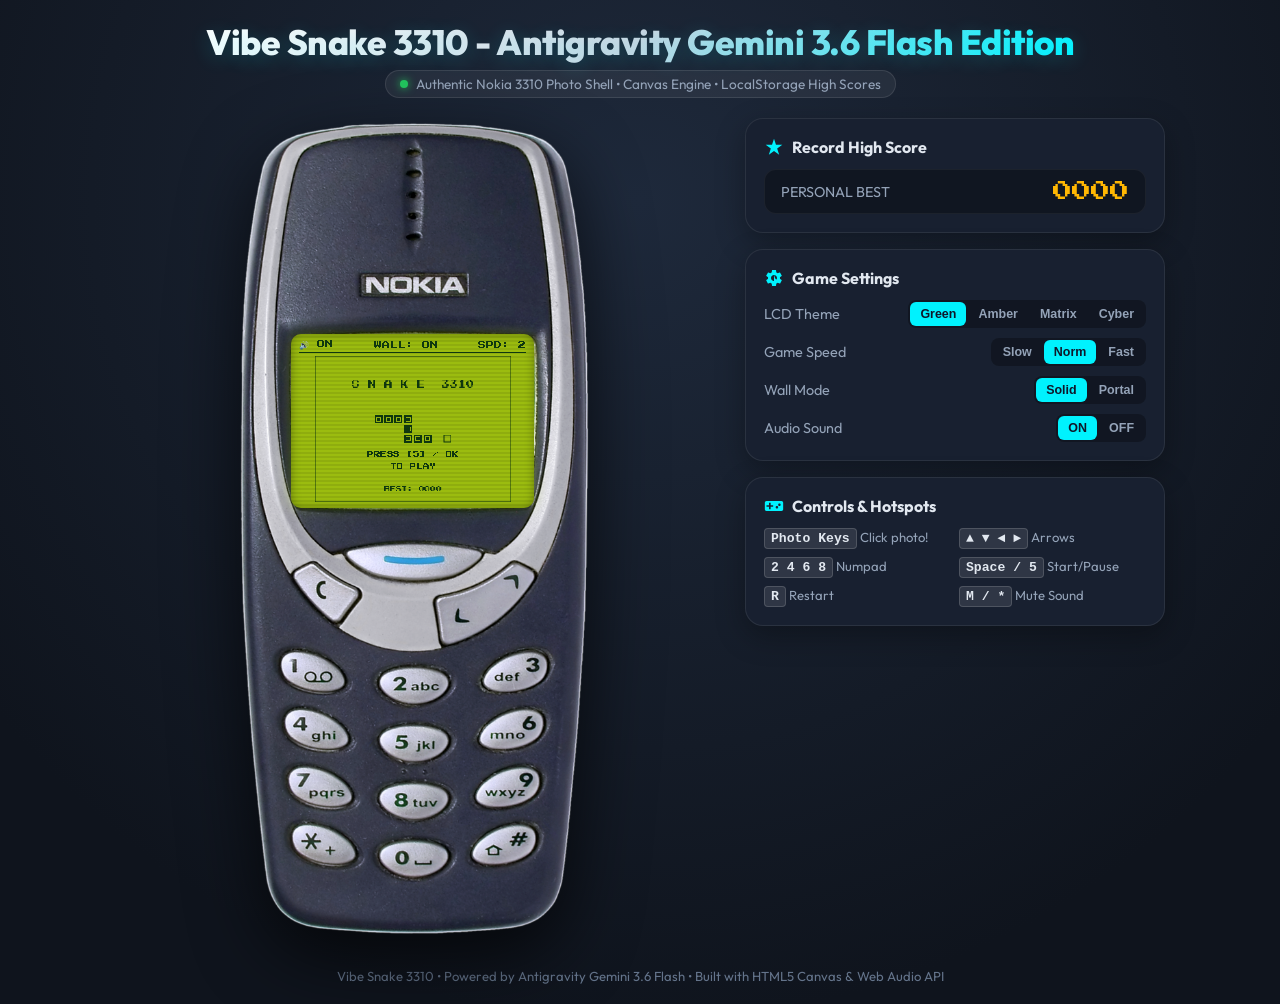
<file: vibe-snake-antigravity-gemini36-flash/index.html>
<!DOCTYPE html>
<html lang="en">
<head>
  <meta charset="UTF-8">
  <meta name="viewport" content="width=device-width, initial-scale=1.0">
  <meta name="description" content="Vibe Snake 3310 - Antigravity Gemini 3.6 Flash Edition. A classic Nokia 3310 Snake game built with pure vanilla JS and HTML5 Canvas inside a real Nokia 3310 photo screen.">
  <title>Vibe Snake 3310 - Antigravity Gemini 3.6 Flash Edition</title>
  
  <!-- Fonts: Press Start 2P for Nokia LCD headers, Outfit for page UI -->
  <link rel="preconnect" href="https://fonts.googleapis.com">
  <link rel="preconnect" href="https://fonts.gstatic.com" crossorigin>
  <link href="https://fonts.googleapis.com/css2?family=Outfit:wght@400;600;800&family=Press+Start+2P&display=swap" rel="stylesheet">

  <!-- External Stylesheet -->
  <link rel="stylesheet" href="style.css">
</head>
<body>

  <!-- Top Title Bar -->
  <header>
    <h1 class="app-title">Vibe Snake 3310 - Antigravity Gemini 3.6 Flash Edition</h1>
    <div class="badge-sub">
      <span class="dot"></span>
      <span>Authentic Nokia 3310 Photo Shell &bull; Canvas Engine &bull; LocalStorage High Scores</span>
    </div>
  </header>

  <!-- Main Application Wrapper -->
  <main class="game-wrapper">

    <!-- Nokia 3310 Real Photo Container -->
    <div class="nokia-phone-container" id="phoneContainer">
      
      <!-- Real High-Res Nokia 3310 Image -->
      <img src="Nokia_3310.png" alt="Nokia 3310 Phone" class="nokia-photo">

      <!-- LCD Display Overlay (Placed exactly over the green screen area) -->
      <div class="lcd-screen-overlay" id="lcdScreen">
        
        <!-- Top LCD Status Line -->
        <div class="lcd-status-bar">
          <span id="lcdSoundState">🔊 ON</span>
          <span id="lcdModeState">WALL: ON</span>
          <span id="lcdSpeedState">SPD: 2</span>
        </div>

        <!-- HTML5 Game Canvas (20x15 grid of 12px cells = 240x180 px internal) -->
        <canvas id="gameCanvas" width="240" height="180"></canvas>
      </div>

      <!-- Interactive Key Hotspots over Real Phone Buttons -->
      <div class="key-hotspot hotspot-navi" title="Navi / OK Button (Space / Enter)" onclick="handleNaviKey()"></div>
      <div class="key-hotspot hotspot-left-soft" title="Menu / Pause (C key)" onclick="handleSoftLeft()"></div>
      <div class="key-hotspot hotspot-right-soft" title="Navigate / Back" onclick="handleSoftRight()"></div>

      <!-- Numpad Hotspots -->
      <div class="key-hotspot hotspot-k1" title="Key 1" onclick="triggerKey('1')"></div>
      <div class="key-hotspot hotspot-k2" title="Key 2 (Up)" onclick="triggerKey('ArrowUp')"></div>
      <div class="key-hotspot hotspot-k3" title="Key 3" onclick="triggerKey('3')"></div>

      <div class="key-hotspot hotspot-k4" title="Key 4 (Left)" onclick="triggerKey('ArrowLeft')"></div>
      <div class="key-hotspot hotspot-k5" title="Key 5 (OK)" onclick="triggerKey('Enter')"></div>
      <div class="key-hotspot hotspot-k6" title="Key 6 (Right)" onclick="triggerKey('ArrowRight')"></div>

      <div class="key-hotspot hotspot-k7" title="Key 7" onclick="triggerKey('7')"></div>
      <div class="key-hotspot hotspot-k8" title="Key 8 (Down)" onclick="triggerKey('ArrowDown')"></div>
      <div class="key-hotspot hotspot-k9" title="Key 9" onclick="triggerKey('9')"></div>

      <div class="key-hotspot hotspot-kstar" title="* Key (Mute Sound)" onclick="toggleMute()"></div>
      <div class="key-hotspot hotspot-k0" title="0 Key (Space)" onclick="triggerKey('0')"></div>
      <div class="key-hotspot hotspot-khash" title="# Key (Reset High Score)" onclick="resetHighScore()"></div>

    </div>

    <!-- Side Dashboard Panel for Customization & Controls -->
    <div class="side-panel">
      
      <!-- High Score Card -->
      <div class="card">
        <div class="card-title">
          <svg width="20" height="20" viewBox="0 0 24 24"><path d="M12 2l2.4 7.4h7.6l-6.2 4.5 2.4 7.4-6.2-4.5-6.2 4.5 2.4-7.4-6.2-4.5h7.6z"/></svg>
          Record High Score
        </div>
        <div class="score-box">
          <span style="color:#94a3b8; font-size: 0.9rem;">PERSONAL BEST</span>
          <span class="score-val" id="highScoreDisplay">0000</span>
        </div>
      </div>

      <!-- Settings & Customization Card -->
      <div class="card">
        <div class="card-title">
          <svg width="20" height="20" viewBox="0 0 24 24"><path d="M19.14 12.94c.04-.3.06-.61.06-.94 0-.32-.02-.64-.07-.94l2.03-1.58c.18-.14.23-.41.12-.61l-1.92-3.32c-.12-.22-.37-.29-.59-.22l-2.39.96c-.5-.38-1.03-.7-1.62-.94l-.36-2.54c-.04-.24-.24-.41-.48-.41h-3.84c-.24 0-.43.17-.47.41l-.36 2.54c-.59.24-1.13.57-1.62.94l-2.39-.96c-.22-.08-.47 0-.59.22l-1.92 3.32c-.12.21-.07.47.12.61l2.03 1.58c-.05.3-.07.62-.07.94s.02.64.07.94l-2.03 1.58c-.18.14-.23.41-.12.61l1.92 3.32c.12.22.37.29.59.22l2.39-.96c.5.38 1.03.7 1.62.94l.36 2.54c.05.24.24.41.48.41h3.84c.24 0 .44-.17.47-.41l.36-2.54c.59-.24 1.13-.56 1.62-.94l2.39.96c.22.08.47 0 .59-.22l1.92-3.32c.12-.22.07-.47-.12-.61l-2.01-1.58zM12 15.6c-1.98 0-3.6-1.62-3.6-3.6s1.62-3.6 3.6-3.6 3.6 1.62 3.6 3.6-1.62 3.6-3.6-3.6z"/></svg>
          Game Settings
        </div>
        <div class="setting-group">
          
          <div class="setting-row">
            <span>LCD Theme</span>
            <div class="btn-toggle-group">
              <button class="btn-toggle active" onclick="setLCDTheme('green', this)">Green</button>
              <button class="btn-toggle" onclick="setLCDTheme('amber', this)">Amber</button>
              <button class="btn-toggle" onclick="setLCDTheme('matrix', this)">Matrix</button>
              <button class="btn-toggle" onclick="setLCDTheme('cyber', this)">Cyber</button>
            </div>
          </div>

          <div class="setting-row">
            <span>Game Speed</span>
            <div class="btn-toggle-group">
              <button class="btn-toggle" onclick="setSpeed(1, this)">Slow</button>
              <button class="btn-toggle active" onclick="setSpeed(2, this)">Norm</button>
              <button class="btn-toggle" onclick="setSpeed(3, this)">Fast</button>
            </div>
          </div>

          <div class="setting-row">
            <span>Wall Mode</span>
            <div class="btn-toggle-group">
              <button class="btn-toggle active" onclick="setWallMode(true, this)">Solid</button>
              <button class="btn-toggle" onclick="setWallMode(false, this)">Portal</button>
            </div>
          </div>

          <div class="setting-row">
            <span>Audio Sound</span>
            <div class="btn-toggle-group">
              <button class="btn-toggle active" id="btnAudioOn" onclick="setAudioMute(false)">ON</button>
              <button class="btn-toggle" id="btnAudioOff" onclick="setAudioMute(true)">OFF</button>
            </div>
          </div>

        </div>
      </div>

      <!-- Controls Guide Card -->
      <div class="card">
        <div class="card-title">
          <svg width="20" height="20" viewBox="0 0 24 24"><path d="M21 6H3c-1.1 0-2 .9-2 2v8c0 1.1.9 2 2 2h18c1.1 0 2-.9 2-2V8c0-1.1-.9-2-2-2zm-10 7H8v3H6v-3H3v-2h3V8h2v3h3v2zm4.5 2c-.83 0-1.5-.67-1.5-1.5s.67-1.5 1.5-1.5 1.5.67 1.5 1.5-.67 1.5-1.5 1.5zm3-3c-.83 0-1.5-.67-1.5-1.5s.67-1.5 1.5-1.5 1.5.67 1.5 1.5-.67 1.5-1.5 1.5z"/></svg>
          Controls &amp; Hotspots
        </div>
        <div class="controls-list">
          <div><span class="key-badge">Photo Keys</span> Click photo!</div>
          <div><span class="key-badge">▲ ▼ ◄ ►</span> Arrows</div>
          <div><span class="key-badge">2 4 6 8</span> Numpad</div>
          <div><span class="key-badge">Space / 5</span> Start/Pause</div>
          <div><span class="key-badge">R</span> Restart</div>
          <div><span class="key-badge">M / *</span> Mute Sound</div>
        </div>
      </div>

    </div>

  </main>

  <footer>
    <p>Vibe Snake 3310 &bull; Powered by Antigravity Gemini 3.6 Flash &bull; Built with HTML5 Canvas &amp; Web Audio API</p>
  </footer>

  <!-- Game Logic Script -->
  <script src="game.js"></script>
</body>
</html>
</file>
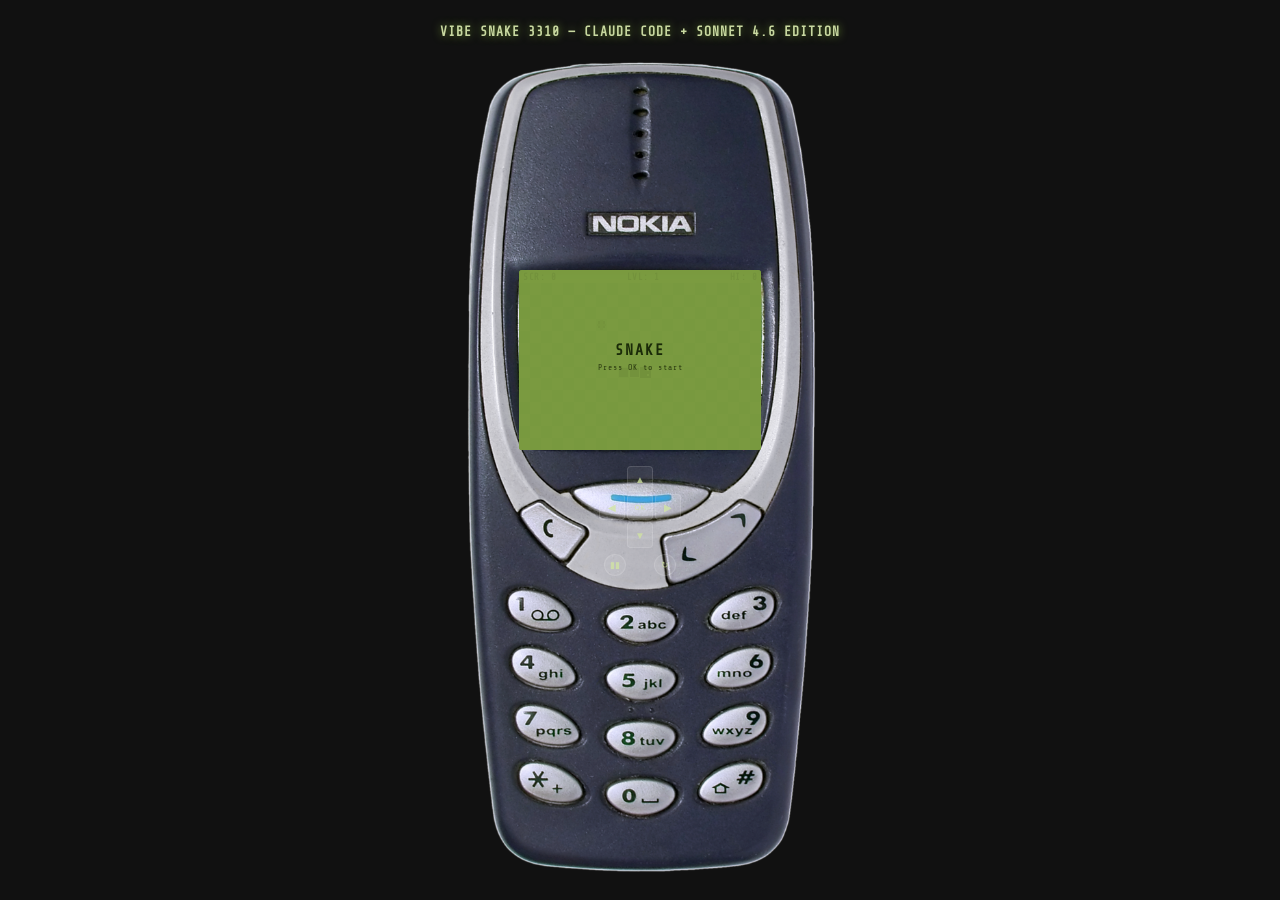
<file: vibe-snake-claude-code-sonnet46/index.html>
<!DOCTYPE html>
<html lang="en">
<head>
<meta charset="UTF-8">
<meta name="viewport" content="width=device-width, initial-scale=1.0">
<title>Vibe Snake 3310 - Claude Code + Sonnet 4.6 Edition</title>
<link rel="stylesheet" href="style.css">
</head>
<body>

<h1>Vibe Snake 3310 &mdash; Claude Code + Sonnet 4.6 Edition</h1>

<div class="phone">
  <!-- Real Nokia 3310 photo as the phone shell -->
  <img src="Nokia_3310.png" class="phone-img" alt="Nokia 3310">

  <!-- Game screen — absolutely positioned over the LCD area in the photo -->
  <div class="screen-area">
    <div class="hud">
      <span id="score-display">SCR: 0</span>
      <span id="speed-display">LVL: 1</span>
      <span id="hi-display">HI: 0</span>
    </div>
    <canvas id="game" width="220" height="140"></canvas>

    <div class="overlay" id="overlay">
      <div class="overlay-title" id="overlay-title">SNAKE</div>
      <div class="overlay-sub"   id="overlay-sub">Press OK to start</div>
      <div class="overlay-score" id="overlay-score"></div>
    </div>
  </div>

  <!-- D-pad — absolutely positioned over the Nokia navigation button -->
  <div class="dpad-overlay">
    <div class="dpad">
      <div class="dpad-empty"></div>
      <button class="dpad-btn" id="btn-up"    aria-label="Up">&#9650;</button>
      <div class="dpad-empty"></div>
      <button class="dpad-btn" id="btn-left"  aria-label="Left">&#9664;</button>
      <button class="dpad-btn center" id="btn-ok">OK</button>
      <button class="dpad-btn" id="btn-right" aria-label="Right">&#9654;</button>
      <div class="dpad-empty"></div>
      <button class="dpad-btn" id="btn-down"  aria-label="Down">&#9660;</button>
      <div class="dpad-empty"></div>
    </div>
    <div class="action-btns">
      <button class="action-btn" id="btn-pause" title="Pause">&#9646;&#9646;</button>
      <button class="action-btn" id="btn-reset" title="Reset">&#8635;</button>
    </div>
  </div>
</div>

<script src="game.js"></script>
</body>
</html>
</file>
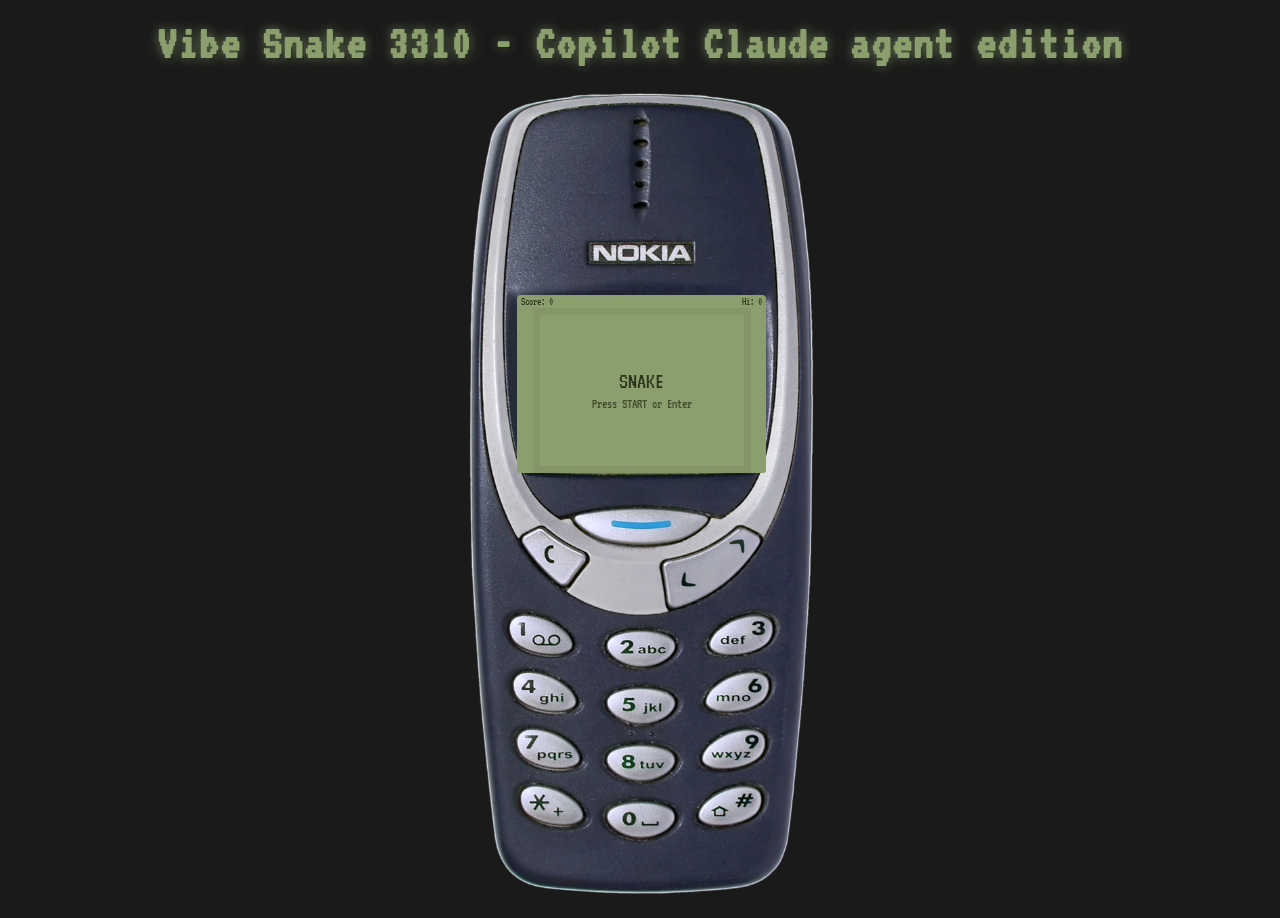
<file: vibe-snake-copilot-claude-agent/index.html>
<!DOCTYPE html>
<html lang="en">
<head>
    <meta charset="UTF-8">
    <meta name="viewport" content="width=device-width, initial-scale=1.0">
    <title>Snake - Nokia 3310</title>
    <style>
        @import url('https://fonts.googleapis.com/css2?family=VT323&display=swap');

        * {
            margin: 0;
            padding: 0;
            box-sizing: border-box;
        }

        body {
            background: #1a1a1a;
            display: flex;
            flex-direction: column;
            justify-content: center;
            align-items: center;
            min-height: 100vh;
            font-family: 'VT323', monospace;
            user-select: none;
            overflow: hidden;
            gap: 20px;
            padding: 20px 0;
        }

        .page-title {
            font-size: clamp(24px, 4vw, 48px);
            color: #8b9f6e;
            text-align: center;
            text-shadow:
                0 0 10px rgba(139, 159, 110, 0.5),
                0 0 20px rgba(139, 159, 110, 0.3),
                2px 2px 0 rgba(0, 0, 0, 0.3);
            letter-spacing: 2px;
            animation: glow 2s ease-in-out infinite alternate;
        }

        @keyframes glow {
            from {
                text-shadow:
                    0 0 10px rgba(139, 159, 110, 0.5),
                    0 0 20px rgba(139, 159, 110, 0.3),
                    2px 2px 0 rgba(0, 0, 0, 0.3);
            }
            to {
                text-shadow:
                    0 0 20px rgba(139, 159, 110, 0.8),
                    0 0 30px rgba(139, 159, 110, 0.5),
                    0 0 40px rgba(139, 159, 110, 0.3),
                    2px 2px 0 rgba(0, 0, 0, 0.3);
            }
        }

        .phone {
            position: relative;
        }

        .phone-bg {
            display: block;
            height: 90vh;
            max-height: 850px;
            width: auto;
        }

        /* Game screen positioned over the Nokia LCD */
        .screen-area {
            position: absolute;
            top: 25.5%;
            left: 15.5%;
            width: 70%;
            height: 22%;
            overflow: hidden;
            display: flex;
            flex-direction: column;
        }

        .screen {
            width: 100%;
            height: 100%;
            background: #8b9f6e;
            display: flex;
            flex-direction: column;
            border-radius: 4px;
        }

        .screen-header {
            display: flex;
            justify-content: space-between;
            align-items: center;
            padding: 1px 4px;
            font-size: clamp(8px, 1.2vh, 14px);
            color: #2d3319;
            flex-shrink: 0;
        }

        .canvas-wrapper {
            position: relative;
            flex: 1;
            display: flex;
            align-items: center;
            justify-content: center;
            overflow: hidden;
            background: #8b9f6e;
            border-radius: 4px;
        }

        canvas {
            display: block;
            max-width: 100%;
            max-height: 100%;
            background: #8b9f6e;
            image-rendering: pixelated;
        }

        /* Transparent touch controls over the phone's d-pad */
        .touch-dpad {
            position: absolute;
            top: 45%;
            left: 24%;
            width: 52%;
            height: 15%;
        }

        .touch-btn {
            position: absolute;
            cursor: pointer;
            opacity: 0;
            z-index: 20;
        }

        .touch-up    { top: 0;   left: 25%; width: 50%; height: 33%; }
        .touch-down  { bottom: 0; left: 25%; width: 50%; height: 33%; }
        .touch-left  { top: 20%; left: 0;   width: 30%; height: 60%; }
        .touch-right { top: 20%; right: 0;  width: 30%; height: 60%; }

        /* Soft key touch areas */
        .touch-softkey {
            position: absolute;
            cursor: pointer;
            opacity: 0;
            z-index: 20;
        }

        .touch-start-key {
            top: 41.5%;
            left: 18%;
            width: 22%;
            height: 4%;
        }

        .touch-pause-key {
            top: 41.5%;
            right: 18%;
            width: 22%;
            height: 4%;
        }

        /* Overlays */
        .overlay {
            position: absolute;
            top: 0;
            left: 0;
            width: 100%;
            height: 100%;
            display: flex;
            flex-direction: column;
            align-items: center;
            justify-content: center;
            background: rgba(139, 159, 110, 0.92);
            z-index: 10;
        }

        .overlay-title {
            font-size: clamp(14px, 2.5vh, 28px);
            color: #2d3319;
            margin-bottom: 4px;
        }

        .overlay-sub {
            font-size: clamp(10px, 1.5vh, 16px);
            color: #3d4a2a;
        }

        .overlay-score {
            font-size: clamp(12px, 2vh, 20px);
            color: #2d3319;
            margin-bottom: 2px;
        }

        .hidden { display: none; }
    </style>
</head>
<body>

<h1 class="page-title">Vibe Snake 3310 - Copilot Claude agent edition</h1>

<div class="phone">
    <img src="Nokia_3310.png" class="phone-bg" alt="Nokia 3310" />

    <div class="screen-area">
        <div class="screen">
            <div class="screen-header">
                <span>Score: <span id="score">0</span></span>
                <span>Hi: <span id="hiscore">0</span></span>
            </div>
            <div class="canvas-wrapper">
                <canvas id="game" width="264" height="200"></canvas>
                <div id="start-overlay" class="overlay">
                    <div class="overlay-title">SNAKE</div>
                    <div class="overlay-sub">Press START or Enter</div>
                </div>
                <div id="gameover-overlay" class="overlay hidden">
                    <div class="overlay-title">GAME OVER</div>
                    <div class="overlay-score" id="final-score"></div>
                    <div class="overlay-sub">Press START or Enter</div>
                </div>
                <div id="pause-overlay" class="overlay hidden">
                    <div class="overlay-title">PAUSED</div>
                    <div class="overlay-sub">Press PAUSE to resume</div>
                </div>
            </div>
        </div>
    </div>

    <!-- Transparent touch controls over the phone's d-pad -->
    <div class="touch-dpad">
        <div class="touch-btn touch-up" id="btn-up"></div>
        <div class="touch-btn touch-down" id="btn-down"></div>
        <div class="touch-btn touch-left" id="btn-left"></div>
        <div class="touch-btn touch-right" id="btn-right"></div>
    </div>

    <!-- Soft key overlays for start/pause -->
    <div class="touch-softkey touch-start-key" id="btn-start"></div>
    <div class="touch-softkey touch-pause-key" id="btn-pause"></div>
</div>

<script src="game.js"></script>

</body>
</html>
</file>
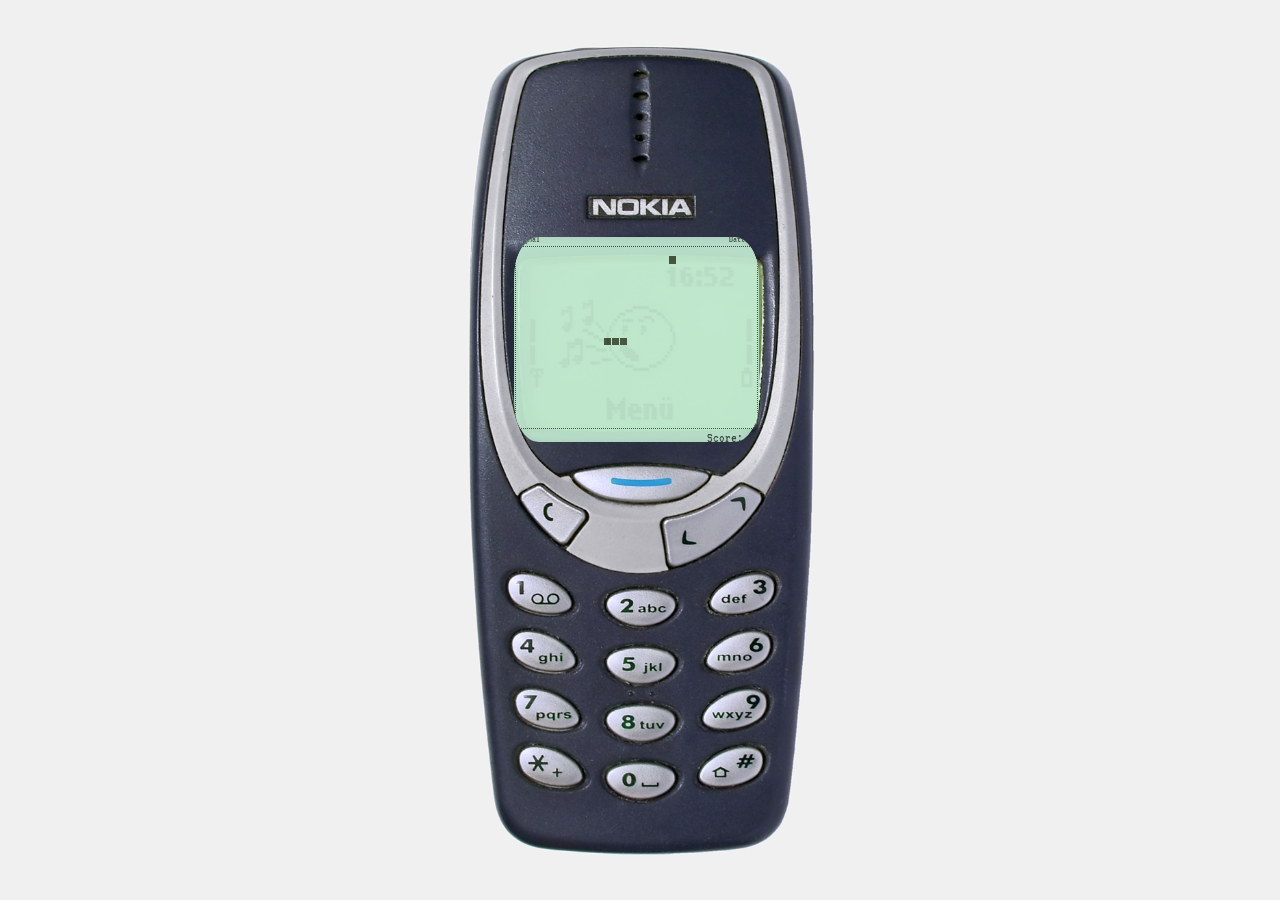
<file: vibe-snake-cursor-gemini3_pro/index.html>
<!DOCTYPE html>
<html lang="fr">
<head>
    <meta charset="UTF-8">
    <meta name="viewport" content="width=device-width, initial-scale=1.0">
    <title>Snake Nokia 3310</title>
    <link rel="stylesheet" href="style.css">
</head>
<body>
    <div class="phone-container">
        <img src="Nokia_3310.png" alt="Nokia 3310" class="phone-bg">
        
        <!-- Screen Area -->
        <div class="screen-area">
            <div class="header-bar">
                <span>Signal</span>
                <span>Battery</span>
            </div>
            <canvas id="game-board" width="240" height="160"></canvas>
            <div class="score-display">Score: <span id="score">0</span></div>
        </div>

        <!-- Invisible Control Buttons Overlay -->
        <div class="controls-overlay">
            <button class="btn-action" id="btn-action" aria-label="Menu"></button>
            
            <div class="d-pad-overlay">
                <button class="btn-arrow up" id="btn-up" aria-label="Up"></button>
                <div class="d-pad-middle">
                    <button class="btn-arrow left" id="btn-left" aria-label="Left"></button>
                    <button class="btn-arrow right" id="btn-right" aria-label="Right"></button>
                </div>
                <button class="btn-arrow down" id="btn-down" aria-label="Down"></button>
            </div>
        </div>
    </div>
    <script src="script.js"></script>
</body>
</html>
</file>
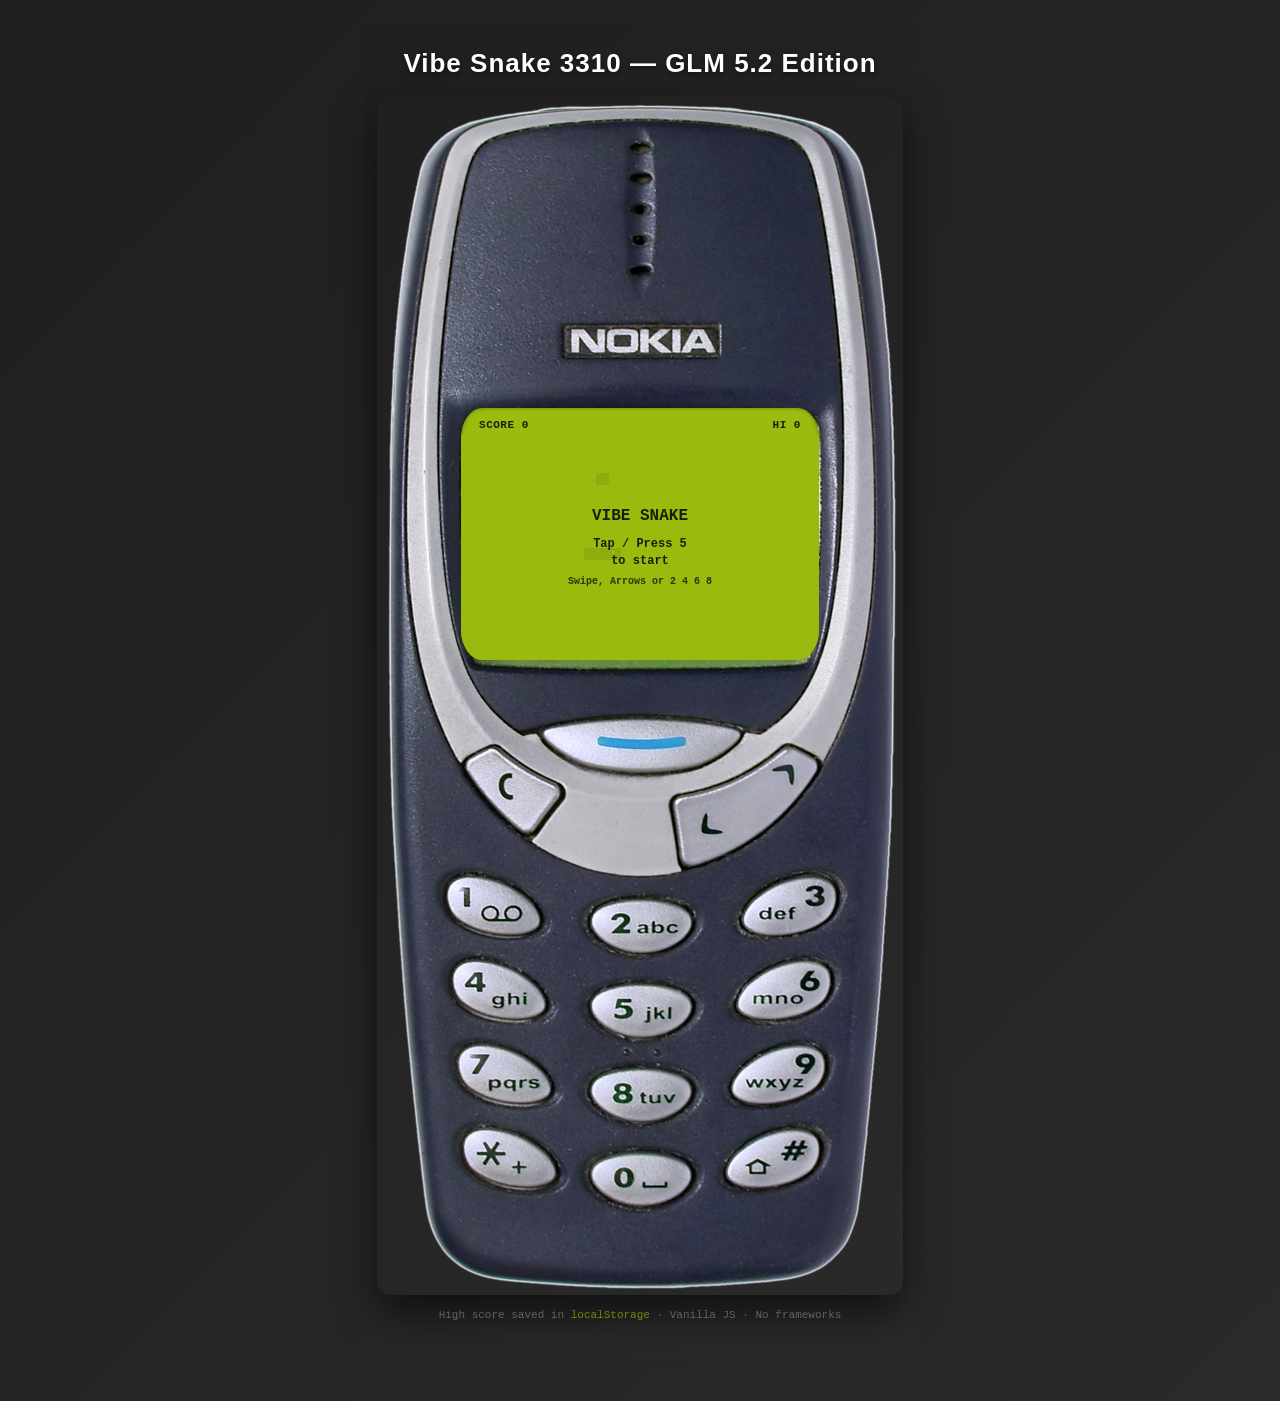
<file: vibe-snake-cursor-glm52/index.html>
<!DOCTYPE html>
<html lang="en">
<head>
<meta charset="UTF-8" />
<meta name="viewport" content="width=device-width, initial-scale=1.0" />
<title>Vibe Snake 3310 - GLM 5.2 Edition</title>
<link rel="stylesheet" href="style.css" />
</head>
<body>
  <h1>Vibe Snake 3310 — GLM 5.2 Edition</h1>

  <div class="phone-frame">
    <div class="screen-area">
      <div class="hud">
        <span id="score">SCORE 0</span>
        <span id="high">HI 0</span>
      </div>
      <div class="canvas-wrap">
        <canvas id="game" width="168" height="144"></canvas>
        <div class="overlay" id="overlay">
          <div class="big">VIBE SNAKE</div>
          <div>Tap / Press 5<br>to start</div>
          <div class="small">Swipe, Arrows or 2 4 6 8</div>
        </div>
      </div>
    </div>
  </div>

  <div class="footer">
    High score saved in <span>localStorage</span> · Vanilla JS · No frameworks
  </div>

<script src="game.js"></script>
</body>
</html>
</file>
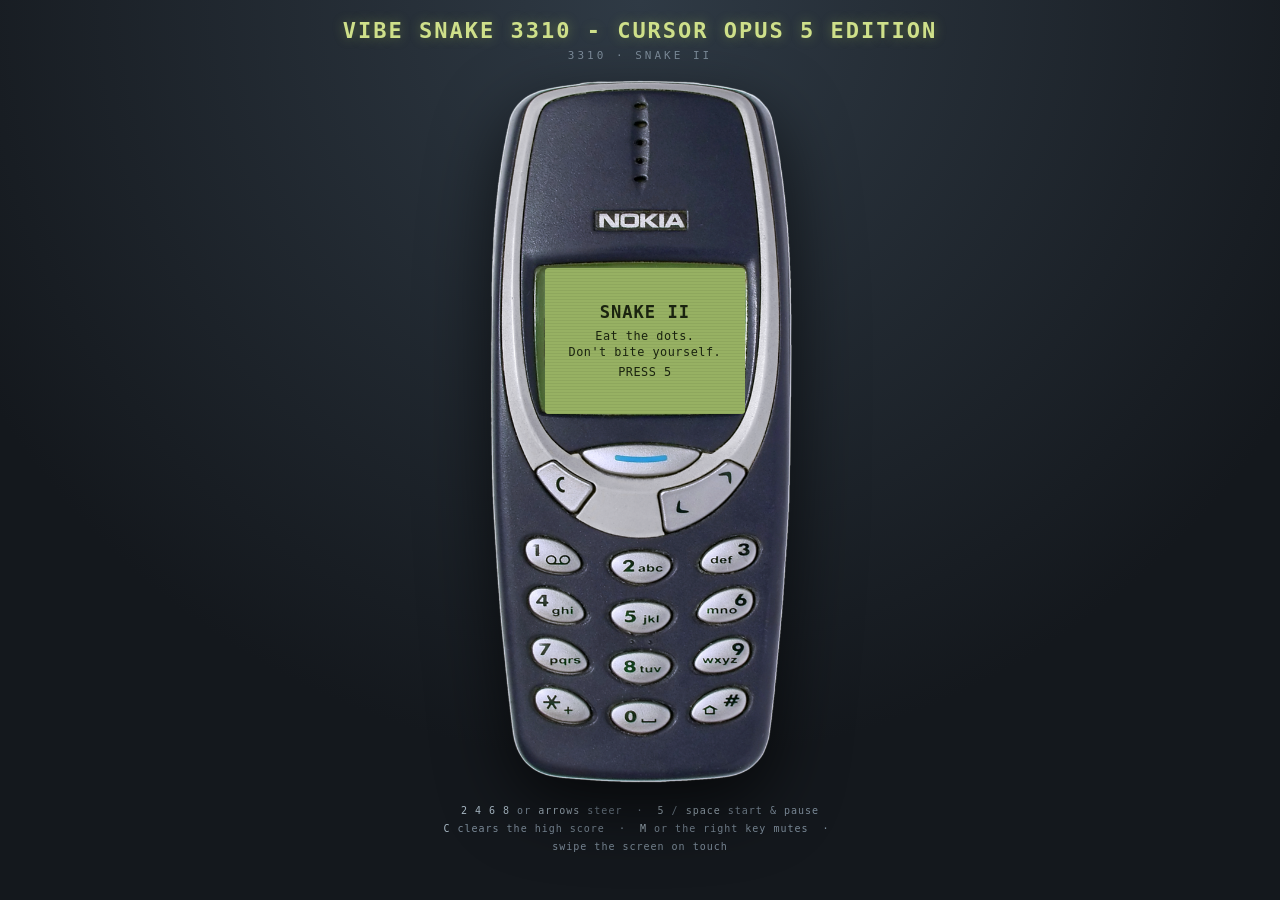
<file: vibe-snake-cursor-opus5/index.html>
<!DOCTYPE html>
<html lang="en">
<head>
<meta charset="utf-8" />
<meta name="viewport" content="width=device-width, initial-scale=1, maximum-scale=1, user-scalable=no" />
<title>Vibe Snake 3310 - Cursor Opus 5 Edition</title>
<link rel="stylesheet" href="style.css" />
<script defer src="game.js"></script>
</head>
<body>

<h1>Vibe Snake 3310 - Cursor Opus 5 Edition</h1>
<p class="subtitle">3310 &middot; snake ii</p>

<!-- The phone is the photo; every overlay below is positioned in % of it (see style.css). -->
<div class="phone">
  <img class="photo" src="Nokia_3310.png" alt="Nokia 3310" draggable="false" />

  <div class="lcd">
    <div class="status">
      <span>SCORE <b id="score">0</b></span>
      <span>HI <b id="best">0</b></span>
    </div>
    <canvas id="board" width="340" height="200" aria-label="Snake game board"></canvas>

    <div class="overlay" id="overlay">
      <div class="big" id="overlayTitle">SNAKE II</div>
      <div id="overlayBody">Eat the dots.<br />Don't bite yourself.</div>
      <div class="blink" id="overlayHint">PRESS 5</div>
    </div>
  </div>

  <!-- Invisible hit areas sitting on the phone's real keys. -->
  <button class="key k2" data-dir="up"    aria-label="Up (key 2)"></button>
  <button class="key k4" data-dir="left"  aria-label="Left (key 4)"></button>
  <button class="key k6" data-dir="right" aria-label="Right (key 6)"></button>
  <button class="key k8" data-dir="down"  aria-label="Down (key 8)"></button>
  <button class="key k5" data-act="start" aria-label="Start or pause (key 5)"></button>
  <button class="key soft kc" data-act="reset" aria-label="Clear high score (C)"></button>
  <button class="key soft kr" data-act="mute" aria-label="Toggle sound"></button>
</div>

<p class="hints">
  <b>2 4 6 8</b> or <b>arrows</b> steer &nbsp;&middot;&nbsp; <b>5</b> / <b>space</b> start &amp; pause<br />
  <b>C</b> clears the high score &nbsp;&middot;&nbsp; <b>M</b> or the right key mutes &nbsp;&middot;&nbsp; swipe the screen on touch
</p>

</body>
</html>
</file>
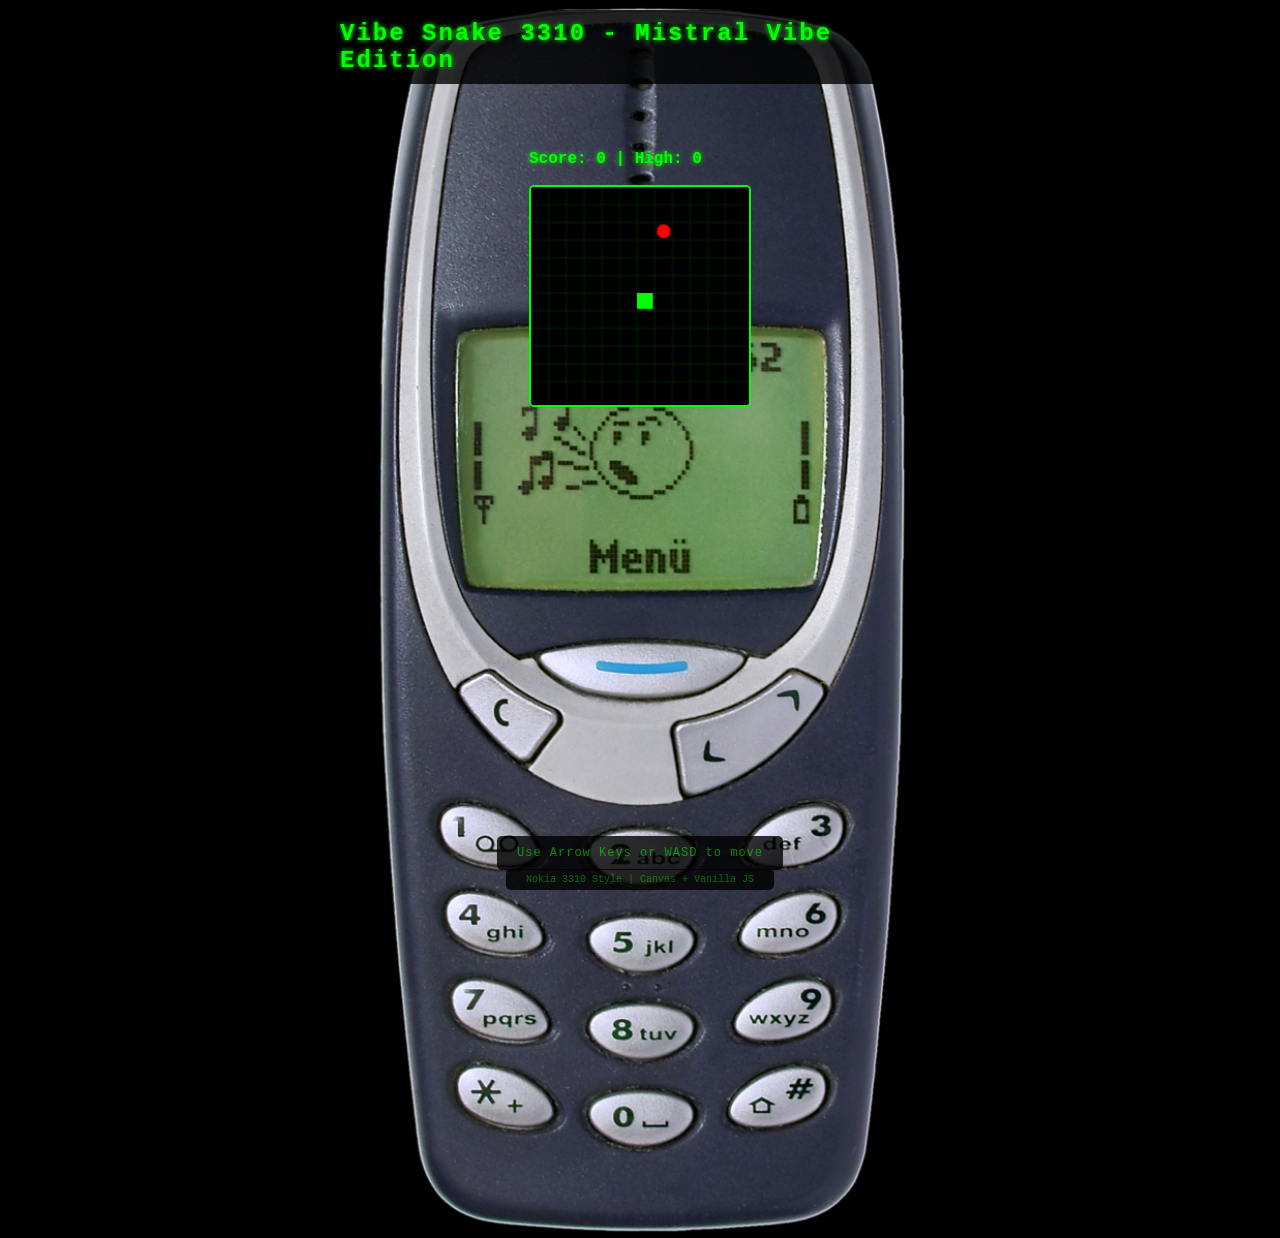
<file: vibe-snake-mistral-vibe-cli-medium35/index.html>
<!DOCTYPE html>
<html lang="en">
<head>
    <meta charset="UTF-8">
    <meta name="viewport" content="width=device-width, initial-scale=1.0">
    <title>Vibe Snake 3310 - Mistral Vibe Edition</title>
    <link rel="stylesheet" href="style.css">
</head>
<body>
    <div class="title-overlay">
        <h1>Vibe Snake 3310 - Mistral Vibe Edition</h1>
    </div>
    
    <div class="game-container">
        <div class="score-display">Score: <span id="score">0</span> | High: <span id="highscore">0</span></div>
        <canvas id="game" width="222" height="222"></canvas>
        <div class="game-over" id="gameover">
            GAME OVER<br>
            <button id="restart">PLAY AGAIN</button>
        </div>
    </div>

    <div class="controls-overlay">Use Arrow Keys or WASD to move</div>
    <div class="meta-overlay">Nokia 3310 Style | Canvas + Vanilla JS</div>

    <script src="game.js"></script>
</body>
</html>
</file>
<file: vibe-snake-antigravity-gemini36-flash/style.css>
:root {
  /* Theme palette */
  --bg-dark: #0f141d;
  --bg-card: #182030;
  --accent-cyan: #00f2fe;
  --accent-gold: #ffb703;
  
  /* Nokia LCD Color Presets */
  --lcd-bg: #9bbc0f;
  --lcd-grid: #8baf08;
  --lcd-dark: #0f380f;
  --lcd-light: #8bac0f;
  --lcd-glow: rgba(155, 188, 15, 0.35);
}

/* Color Themes for LCD screen */
body.theme-amber {
  --lcd-bg: #e09f3e;
  --lcd-grid: #cd8e2e;
  --lcd-dark: #3a1e05;
  --lcd-light: #d69433;
  --lcd-glow: rgba(224, 159, 62, 0.35);
}
body.theme-matrix {
  --lcd-bg: #204020;
  --lcd-grid: #183318;
  --lcd-dark: #76ff03;
  --lcd-light: #336633;
  --lcd-glow: rgba(118, 255, 3, 0.25);
}
body.theme-cyber {
  --lcd-bg: #102a3a;
  --lcd-grid: #0c212e;
  --lcd-dark: #00f2fe;
  --lcd-light: #1b435d;
  --lcd-glow: rgba(0, 242, 254, 0.3);
}

* {
  box-sizing: border-box;
  margin: 0;
  padding: 0;
  user-select: none;
  -webkit-user-select: none;
}

body {
  background-color: var(--bg-dark);
  background-image: 
    radial-gradient(circle at 50% 20%, #1e293b 0%, #0f141d 80%),
    radial-gradient(circle at 10% 90%, rgba(0, 242, 254, 0.05) 0%, transparent 40%);
  font-family: 'Outfit', sans-serif;
  color: #f8fafc;
  min-height: 100vh;
  display: flex;
  flex-direction: column;
  align-items: center;
  justify-content: flex-start;
  padding: 20px 15px;
  overflow-x: hidden;
}

/* Top Page Header */
header {
  text-align: center;
  margin-bottom: 20px;
}

h1.app-title {
  font-size: clamp(1.4rem, 4vw, 2.2rem);
  font-weight: 800;
  letter-spacing: -0.5px;
  background: linear-gradient(135deg, #ffffff 0%, #cbd5e1 50%, var(--accent-cyan) 100%);
  -webkit-background-clip: text;
  -webkit-text-fill-color: transparent;
  text-shadow: 0 4px 20px rgba(0, 242, 254, 0.2);
  margin-bottom: 6px;
}

.badge-sub {
  display: inline-flex;
  align-items: center;
  gap: 8px;
  font-size: 0.85rem;
  background: rgba(255, 255, 255, 0.06);
  padding: 4px 14px;
  border-radius: 20px;
  border: 1px solid rgba(255, 255, 255, 0.1);
  color: #94a3b8;
}

.badge-sub .dot {
  width: 8px;
  height: 8px;
  background-color: #22c55e;
  border-radius: 50%;
  box-shadow: 0 0 8px #22c55e;
}

/* Main Container Layout */
.game-wrapper {
  display: flex;
  flex-direction: row;
  flex-wrap: wrap;
  justify-content: center;
  align-items: flex-start;
  gap: 35px;
  max-width: 1050px;
  width: 100%;
}

/* Nokia Phone Real Photo Container */
.nokia-phone-container {
  position: relative;
  width: 360px;
  max-width: 100%;
  filter: drop-shadow(0 25px 35px rgba(0, 0, 0, 0.7));
  margin: 0 auto;
}

.nokia-photo {
  width: 100%;
  height: auto;
  display: block;
  pointer-events: none;
}

/* LCD Screen Overlay positioned exactly inside green LCD bounds of photo */
.lcd-screen-overlay {
  position: absolute;
  left: 16.35%;
  top: 26.29%;
  width: 67.49%;
  height: 21.29%;
  background-color: var(--lcd-bg);
  border-radius: 10px;
  padding: 6px 8px;
  box-shadow: 
    inset 0 0 10px rgba(0, 0, 0, 0.35),
    0 0 15px var(--lcd-glow);
  overflow: hidden;
  display: flex;
  flex-direction: column;
  justify-content: space-between;
  transition: background-color 0.3s ease, box-shadow 0.3s ease;
  z-index: 2;
}

/* LCD Scanlines effect */
.lcd-screen-overlay::before {
  content: "";
  position: absolute;
  top: 0; left: 0; right: 0; bottom: 0;
  background: linear-gradient(
    rgba(18, 16, 16, 0) 50%, 
    rgba(0, 0, 0, 0.08) 50%
  );
  background-size: 100% 4px;
  z-index: 5;
  pointer-events: none;
}

/* LCD Status Line */
.lcd-status-bar {
  display: flex;
  justify-content: space-between;
  align-items: center;
  font-family: 'Press Start 2P', monospace;
  font-size: 8px;
  color: var(--lcd-dark);
  padding-bottom: 2px;
  border-bottom: 1.5px solid var(--lcd-dark);
  margin-bottom: 3px;
  z-index: 6;
}

/* Canvas Element */
canvas#gameCanvas {
  display: block;
  background-color: transparent;
  image-rendering: pixelated;
  width: 100%;
  height: calc(100% - 16px);
  object-fit: contain;
  z-index: 4;
}

/* Interactive Hotspot Buttons mapped over photo key positions */
.key-hotspot {
  position: absolute;
  background: rgba(255, 255, 255, 0.01);
  border-radius: 50%;
  border: 1px solid rgba(255, 255, 255, 0);
  cursor: pointer;
  z-index: 10;
  touch-action: manipulation;
  transition: background 0.1s, border-color 0.1s, transform 0.08s;
}

.key-hotspot:hover {
  background: rgba(255, 255, 255, 0.15);
  border-color: rgba(255, 255, 255, 0.3);
}

.key-hotspot:active, .key-hotspot.active {
  background: rgba(0, 242, 254, 0.35);
  border-color: var(--accent-cyan);
  transform: scale(0.92);
  box-shadow: 0 0 12px var(--accent-cyan);
}

/* Specific Hotspot Positions on 526x1198 image */
.hotspot-navi { left: 31%; top: 51.5%; width: 38%; height: 5.5%; border-radius: 20px; }
.hotspot-left-soft { left: 16%; top: 53.5%; width: 22%; height: 6.5%; border-radius: 20px; }
.hotspot-right-soft { left: 62%; top: 53.5%; width: 22%; height: 6.5%; border-radius: 20px; }

/* Numeric Keypad Hotspots */
.hotspot-k1 { left: 15%; top: 63.5%; width: 22%; height: 5.5%; }
.hotspot-k2 { left: 39%; top: 64.5%; width: 22%; height: 5.5%; }
.hotspot-k3 { left: 63%; top: 63.5%; width: 22%; height: 5.5%; }

.hotspot-k4 { left: 15%; top: 71.5%; width: 22%; height: 5.5%; }
.hotspot-k5 { left: 39%; top: 72.5%; width: 22%; height: 5.5%; }
.hotspot-k6 { left: 63%; top: 71.5%; width: 22%; height: 5.5%; }

.hotspot-k7 { left: 15%; top: 79.5%; width: 22%; height: 5.5%; }
.hotspot-k8 { left: 39%; top: 80.5%; width: 22%; height: 5.5%; }
.hotspot-k9 { left: 63%; top: 79.5%; width: 22%; height: 5.5%; }

.hotspot-kstar { left: 16%; top: 87.5%; width: 22%; height: 5.5%; }
.hotspot-k0 { left: 39%; top: 88.5%; width: 22%; height: 5.5%; }
.hotspot-khash { left: 62%; top: 87.5%; width: 22%; height: 5.5%; }

/* Side Dashboard Panel */
.side-panel {
  flex: 1;
  min-width: 280px;
  max-width: 420px;
  display: flex;
  flex-direction: column;
  gap: 16px;
}

.card {
  background-color: var(--bg-card);
  border: 1px solid rgba(255, 255, 255, 0.08);
  border-radius: 18px;
  padding: 18px;
  box-shadow: 0 10px 30px rgba(0,0,0,0.3);
}

.card-title {
  font-size: 1rem;
  font-weight: 700;
  color: #e2e8f0;
  margin-bottom: 12px;
  display: flex;
  align-items: center;
  gap: 8px;
}

.card-title svg {
  fill: var(--accent-cyan);
}

/* Settings & Selectors */
.setting-group {
  display: flex;
  flex-direction: column;
  gap: 10px;
}

.setting-row {
  display: flex;
  justify-content: space-between;
  align-items: center;
  font-size: 0.9rem;
  color: #94a3b8;
}

.btn-toggle-group {
  display: flex;
  background: rgba(0, 0, 0, 0.3);
  border-radius: 8px;
  padding: 2px;
  gap: 2px;
}

.btn-toggle {
  background: transparent;
  border: none;
  color: #94a3b8;
  padding: 5px 10px;
  font-size: 0.78rem;
  font-weight: 600;
  border-radius: 6px;
  cursor: pointer;
  transition: all 0.2s;
}

.btn-toggle.active {
  background: var(--accent-cyan);
  color: #0f172a;
}

/* High Score Box */
.score-box {
  display: flex;
  justify-content: space-between;
  align-items: center;
  background: rgba(0,0,0,0.3);
  padding: 12px 16px;
  border-radius: 12px;
  border: 1px solid rgba(255, 255, 255, 0.05);
}

.score-val {
  font-family: 'Press Start 2P', monospace;
  font-size: 1.2rem;
  color: var(--accent-gold);
}

/* Instruction Keys List */
.controls-list {
  display: grid;
  grid-template-columns: 1fr 1fr;
  gap: 8px;
  font-size: 0.82rem;
  color: #94a3b8;
}

.key-badge {
  display: inline-block;
  background: rgba(255, 255, 255, 0.1);
  color: #e2e8f0;
  padding: 2px 6px;
  border-radius: 4px;
  font-family: monospace;
  font-weight: bold;
  border: 1px solid rgba(255, 255, 255, 0.15);
}

footer {
  margin-top: 30px;
  text-align: center;
  font-size: 0.82rem;
  color: #64748b;
}

/* Responsive scaling */
@media (max-width: 500px) {
  .nokia-phone-container {
    width: 310px;
  }
}
</file>
<file: vibe-snake-claude-code-sonnet46/style.css>
@import url('https://fonts.googleapis.com/css2?family=Share+Tech+Mono&display=swap');

* { box-sizing: border-box; margin: 0; padding: 0; }

body {
  background: #111;
  display: flex;
  flex-direction: column;
  align-items: center;
  justify-content: center;
  min-height: 100vh;
  font-family: 'Share Tech Mono', 'Courier New', monospace;
  user-select: none;
}

h1 {
  color: #c8d8a0;
  font-size: 13px;
  letter-spacing: 1px;
  text-transform: uppercase;
  margin-bottom: 18px;
  text-shadow: 0 0 8px #6a8a30;
  text-align: center;
  padding: 0 12px;
}

/* ── Phone container ──────────────────────────────────────────────────────── */

.phone {
  position: relative;
  width: 360px;      /* display width; image scales to fit */
}

.phone-img {
  width: 100%;
  display: block;
  pointer-events: none;
  -webkit-user-drag: none;
}

/* ── Screen overlay — positioned over the Nokia LCD area ─────────────────── */
/* Image native: 526×1198 px.                                                  */
/* LCD green region (pixel-sampled): x=87–440 (16.5–83.7%), y=312–575 (26.0–48.0%) */
/* As %: left=16.5%, top=26.0%, width=67.2%, height=22.0%                          */

.screen-area {
  position: absolute;
  left:   16.5%;
  top:    26.0%;
  width:  67.2%;
  height: 22.0%;
  background: #8aac44;
  overflow: hidden;
  display: flex;
  flex-direction: column;
  border-radius: 3px;
  /* subtle inner shadow to blend with the bezel in the photo */
  box-shadow: inset 0 0 12px rgba(0, 0, 0, 0.25);
}

/* ── HUD ──────────────────────────────────────────────────────────────────── */

.hud {
  display: flex;
  justify-content: space-between;
  padding: 2px 4px 1px;
  flex-shrink: 0;
}

.hud span {
  font-size: 9px;
  color: #1a2a08;
  font-weight: bold;
  letter-spacing: 0.5px;
}

/* ── Canvas ───────────────────────────────────────────────────────────────── */

canvas {
  display: block;
  width: 100%;
  height: auto;
  image-rendering: pixelated;
  image-rendering: crisp-edges;
  flex: 1;
}

/* ── Overlay (start / pause / game-over) ─────────────────────────────────── */

.overlay {
  position: absolute;
  inset: 0;
  display: flex;
  flex-direction: column;
  align-items: center;
  justify-content: center;
  background: rgba(122, 154, 64, 0.93);
  gap: 4px;
}

.overlay.hidden { display: none; }

.overlay-title {
  font-size: 15px;
  font-weight: bold;
  color: #1a2a08;
  letter-spacing: 2px;
}

.overlay-sub {
  font-size: 8px;
  color: #2a3a10;
  letter-spacing: 1px;
}

.overlay-score {
  font-size: 9px;
  color: #1a2a08;
  margin-top: 2px;
}

/* ── D-pad overlay — sits over the Nokia nav-button area ─────────────────── */
/* Nav button centre ≈ y=630/1198 = 52.6%, x = 50% of image width.          */

.dpad-overlay {
  position: absolute;
  top:  50%;
  left: 50%;
  transform: translateX(-50%);
  display: flex;
  flex-direction: column;
  align-items: center;
  gap: 6px;
}

.dpad {
  display: grid;
  grid-template-columns: repeat(3, 26px);
  grid-template-rows: repeat(3, 26px);
  gap: 2px;
}

.dpad-btn {
  background: rgba(255, 255, 255, 0.07);
  border: 1px solid rgba(255, 255, 255, 0.13);
  border-radius: 4px;
  color: rgba(210, 230, 160, 0.75);
  font-size: 10px;
  cursor: pointer;
  display: flex;
  align-items: center;
  justify-content: center;
  touch-action: manipulation;
  transition: background 0.08s;
}

.dpad-btn:active {
  background: rgba(255, 255, 255, 0.22);
}

.dpad-btn.center {
  background: rgba(255, 255, 255, 0.10);
  font-size: 7px;
  letter-spacing: 0.3px;
  color: rgba(210, 230, 160, 0.85);
}

.dpad-empty {
  background: transparent;
  border: none;
  pointer-events: none;
}

/* ── Soft-key row (pause / reset) ─────────────────────────────────────────── */

.action-btns {
  display: flex;
  gap: 28px;
}

.action-btn {
  background: rgba(255, 255, 255, 0.07);
  border: 1px solid rgba(255, 255, 255, 0.13);
  border-radius: 50%;
  width: 22px;
  height: 22px;
  color: rgba(210, 230, 160, 0.75);
  font-size: 9px;
  cursor: pointer;
  display: flex;
  align-items: center;
  justify-content: center;
  touch-action: manipulation;
  transition: background 0.08s;
}

.action-btn:active {
  background: rgba(255, 255, 255, 0.22);
}
</file>
<file: vibe-snake-cursor-gemini3_pro/style.css>
@import url('https://fonts.googleapis.com/css2?family=VT323&display=swap');

body {
    background-color: #f0f0f0;
    display: flex;
    justify-content: center;
    align-items: center;
    min-height: 100vh;
    margin: 0;
    font-family: 'VT323', monospace;
    user-select: none;
}

.phone-container {
    position: relative;
    width: 360px; /* Base width to scale everything against */
    display: inline-block;
}

.phone-bg {
    width: 100%;
    height: auto;
    display: block;
    pointer-events: none; /* Allow clicks to pass through if needed, but we have overlays */
}

/* Screen Positioning */
.screen-area {
    position: absolute;
    /* These values are estimates based on a standard Nokia 3310 photo. 
       Adjust top/left/width/height to match the actual image 'screen' coordinates. */
    top: 24%;       
    left: 15%; /* Widened slightly (was 22%) */
    width: 68%; /* Widened slightly (was 56%) */
    height: 25%;
    
    background-color: #c7f0d8; /* Screen backlight color */
    display: flex;
    flex-direction: column;
    align-items: center;
    justify-content: center;
    padding: 2px;
    box-sizing: border-box;
    opacity: 0.9; /* Slight transparency to blend if needed, or 1.0 */
    border-radius: 10% / 20%; /* Slight curve for the screen corners */
    box-shadow: inset 0 0 10px rgba(0,0,0,0.1);
    overflow: hidden;
}

.header-bar {
    width: 100%;
    display: flex;
    justify-content: space-between;
    padding: 0 4px;
    font-size: 10px;
    color: #43523d;
    margin-bottom: 2px;
}

canvas#game-board {
    background-color: #c7f0d8;
    width: 100%; /* Fill the available screen area */
    height: auto;
    aspect-ratio: 4/3;
    image-rendering: pixelated;
    border: 1px dotted #43523d;
}

.score-display {
    width: 100%;
    text-align: right;
    padding-right: 4px;
    font-size: 14px;
    color: #43523d;
    margin-top: 2px;
}

/* Controls Overlay Positioning */
.controls-overlay {
    position: absolute;
    top: 0;
    left: 0;
    width: 100%;
    height: 100%;
    pointer-events: none; /* Let clicks pass through to non-button areas */
}

/* Invisible Buttons styling */
button {
    background: rgba(255, 0, 0, 0.0); /* Transparent red for debugging, set alpha to 0 for prod */
    border: none;
    cursor: pointer;
    pointer-events: auto; /* Re-enable clicks for buttons */
    position: absolute;
}

button:active {
    background: rgba(0, 0, 0, 0.1); /* Visual feedback when pressed */
}

/* Position Guesses */
#btn-action {
    /* The big center button below screen */
    top: 52%;
    left: 38%;
    width: 24%;
    height: 6%;
    border-radius: 10px;
}

.d-pad-overlay {
    /* Container for the arrow keys logic, strictly not a real d-pad on 3310 but mapped to keys */
}

/* 
   On a real 3310:
   - 'C' button is left
   - Up/Down are the central arrows
   - Keypad is below
   
   For this game, we mapped arrows. Let's map them to:
   - Up/Down: The central toggle key
   - Left/Right: 'C' and maybe the right side empty space or numpad?
   
   Actually, the user just wants to play. 
   Let's map the invisible buttons to where the user *expects* them or just over the keypad area generically.
   
   Standard 3310 layout:
   [ C ]  [ Up/Down ]  [ Right/Nav ]
   
   Let's stick to the previous "Virtual D-Pad" logic but overlay it roughly where keys are.
   Or, since it's a photo, maybe the user expects to click the *actual* keys?
   
   Real 3310 keys:
   - Center Nav: Up/Down
   - Left: C
   - Right: ... nothing usually, or menu navigation.
   
   For Gameplay usability:
   I will position a large invisible D-Pad over the keypad area for ease of use on mobile/mouse,
   OR try to map to specific keys.
   
   Let's assume the user wants to click the keypad.
   2 = Up
   8 = Down
   4 = Left
   6 = Right
   
   BUT, my HTML has ids: btn-up, btn-down, etc.
   I will place them over the numeric keys 2, 8, 4, 6 roughly.
*/

#btn-up {
    /* Key 2 */
    top: 62%;
    left: 38%;
    width: 24%;
    height: 6%;
}

#btn-down {
    /* Key 8 */
    top: 76%;
    left: 38%;
    width: 24%;
    height: 6%;
}

#btn-left {
    /* Key 4 */
    top: 69%;
    left: 15%;
    width: 22%;
    height: 6%;
}

#btn-right {
    /* Key 6 */
    top: 69%;
    right: 15%;
    width: 22%;
    height: 6%;
}

/* Let's make the "Menu" button the big center one */
#btn-action {
    top: 52%;
    left: 35%;
    width: 30%;
    height: 8%;
}
</file>
<file: vibe-snake-cursor-glm52/style.css>
:root {
  --nokia-screen: #9bbc0f;
  --nokia-screen-mid: #8aaf0d;
  --nokia-screen-dark: #1b1f0a;
}

* { box-sizing: border-box; }

html, body {
  margin: 0;
  padding: 0;
  min-height: 100vh;
  background: linear-gradient(135deg, #1f1f1f 0%, #2a2a2a 100%);
  font-family: -apple-system, BlinkMacSystemFont, "Segoe UI", Roboto, sans-serif;
  color: #fff;
  display: flex;
  flex-direction: column;
  align-items: center;
  justify-content: flex-start;
  padding: 24px 12px 40px;
}

h1 {
  font-size: clamp(18px, 4vw, 26px);
  letter-spacing: 1px;
  margin: 0 0 18px;
  text-align: center;
  font-weight: 600;
  text-shadow: 0 2px 4px rgba(0, 0, 0, 0.4);
}

/* Real Nokia 3310 photo as the phone body */
.phone-frame {
  position: relative;
  width: min(526px, 92vw);
  aspect-ratio: 526 / 1198;
  background-image: url("Nokia_3310.png");
  background-size: cover;
  background-position: center;
  background-repeat: no-repeat;
  border-radius: 14px;
  box-shadow: 0 18px 40px rgba(0, 0, 0, 0.6);
  /* Tunable: position of the LCD active area over the photo (percentages of frame) */
}

/* The LCD active area — green fill covers the photo's original screen content */
.screen-area {
  position: absolute;
  left: 16%;
  top: 26%;
  width: 68%;
  height: 21%;
  background: var(--nokia-screen);
  border-radius: 6% / 12%;
  overflow: hidden;
  display: flex;
  flex-direction: column;
  box-shadow: inset 0 0 4px rgba(0, 0, 0, 0.35);
}

.hud {
  flex: 0 0 auto;
  display: flex;
  justify-content: space-between;
  align-items: center;
  font-family: "Courier New", monospace;
  font-size: clamp(7px, 1.6vw, 11px);
  font-weight: 700;
  color: var(--nokia-screen-dark);
  padding: 3% 5% 1%;
  letter-spacing: 0.5px;
}

.canvas-wrap {
  position: relative;
  flex: 1 1 auto;
  min-height: 0;
  display: flex;
  align-items: center;
  justify-content: center;
}

canvas {
  display: block;
  width: 100%;
  height: 100%;
  object-fit: contain;
  image-rendering: pixelated;
  image-rendering: crisp-edges;
}

.overlay {
  position: absolute;
  inset: 0;
  display: flex;
  flex-direction: column;
  align-items: center;
  justify-content: center;
  gap: 6px;
  font-family: "Courier New", monospace;
  font-weight: 700;
  color: var(--nokia-screen-dark);
  text-align: center;
  pointer-events: none;
  background: rgba(155, 188, 15, 0.9);
  font-size: clamp(8px, 1.8vw, 12px);
  line-height: 1.4;
}

.overlay.hidden { display: none; }

.overlay .big {
  font-size: clamp(10px, 2.4vw, 16px);
  margin-bottom: 2px;
}

.overlay .small { font-size: clamp(7px, 1.4vw, 10px); opacity: 0.85; }

.footer {
  margin-top: 14px;
  font-size: 11px;
  color: #888;
  text-align: center;
  font-family: "Courier New", monospace;
}

.footer span { color: #9bbc0f; }
</file>
<file: vibe-snake-cursor-opus5/style.css>
:root {
  --lcd: #97b163;
  --lcd-glow: #a9c273;
  --ink: #1b2410;
  --ink-dim: rgba(27, 36, 16, .2);

  /* Screen glass, measured from Nokia_3310.png (526x1198). */
  --screen-left: 19.58%;
  --screen-top: 27.05%;
  --screen-width: 64.07%;
  --screen-height: 20.53%;
}

* { box-sizing: border-box; }

html, body {
  margin: 0;
  min-height: 100%;
  background: radial-gradient(circle at 50% 0%, #2f3a45, #14181d 70%);
  color: #dfe6ec;
  font-family: "Lucida Console", "DejaVu Sans Mono", Menlo, monospace;
  -webkit-font-smoothing: none;
}

body {
  display: flex;
  flex-direction: column;
  align-items: center;
  gap: 14px;
  padding: 18px 16px 28px;
}

h1 {
  margin: 0;
  font-size: clamp(14px, 3.4vw, 22px);
  letter-spacing: 2px;
  text-transform: uppercase;
  text-align: center;
  color: #cfe08a;
  text-shadow: 0 0 12px rgba(158, 189, 78, .45);
}

.subtitle {
  margin: -8px 0 0;
  font-size: 11px;
  letter-spacing: 3px;
  color: #7c8b99;
  text-transform: uppercase;
}

/* ---------- the phone photo ---------- */
.phone {
  position: relative;
  /* Keep the whole handset on screen: cap by width, and by the height left over. */
  width: min(92vw, 420px, calc((100vh - 190px) * 526 / 1198));
  aspect-ratio: 526 / 1198;
  flex: none;
}

.photo {
  display: block;
  width: 100%;
  height: 100%;
  object-fit: contain;
  user-select: none;
  -webkit-user-drag: none;
  filter: drop-shadow(0 26px 34px rgba(0, 0, 0, .65));
}

/* ---------- live screen, laid over the photo's glass ---------- */
.lcd {
  position: absolute;
  left: var(--screen-left);
  top: var(--screen-top);
  width: var(--screen-width);
  height: var(--screen-height);
  container-type: size;      /* lets the screen contents scale in cq units */
  display: flex;
  flex-direction: column;
  padding: 2.5% 2.5% 2%;
  border-radius: 4px;
  background: radial-gradient(120% 120% at 50% 0%, var(--lcd-glow), var(--lcd) 70%);
  color: var(--ink);
  overflow: hidden;
  box-shadow:
    inset 0 0 6px rgba(27, 36, 16, .35),
    inset 0 1px 3px rgba(0, 0, 0, .35);
}

.lcd::after { /* faint scanlines so the pixels sit in the glass, not on it */
  content: "";
  position: absolute;
  inset: 0;
  pointer-events: none;
  background: repeating-linear-gradient(0deg, rgba(0, 0, 0, .06) 0 1px, transparent 1px 3px);
}

.status {
  display: flex;
  justify-content: space-between;
  align-items: baseline;
  font-size: 8.5cqh;
  letter-spacing: .5px;
  line-height: 1;
  padding-bottom: 3cqh;
  margin-bottom: 2cqh;
  border-bottom: 1px dotted var(--ink-dim);
}

canvas {
  display: block;
  width: 100%;
  height: auto;
  margin: auto 0;
}

.overlay {
  position: absolute;
  inset: 0;
  display: flex;
  flex-direction: column;
  align-items: center;
  justify-content: center;
  gap: 3cqh;
  text-align: center;
  padding: 4%;
  background: var(--lcd);
  font-size: 9cqh;
  line-height: 1.35;
  letter-spacing: .5px;
}

.overlay[hidden] { display: none; }
.overlay .big { font-size: 13cqh; font-weight: bold; letter-spacing: 1px; }
.overlay .blink { animation: blink 1s steps(1, end) infinite; }
@keyframes blink { 50% { opacity: 0; } }

/* ---------- invisible hit areas over the real keys ---------- */
.key {
  position: absolute;
  padding: 0;
  border: none;
  border-radius: 50%;
  background: rgba(255, 255, 255, 0);
  cursor: pointer;
  -webkit-tap-highlight-color: transparent;
  touch-action: manipulation;
  transition: background .08s ease;
}

.key:active { background: rgba(255, 255, 255, .3); }
.key:focus-visible { outline: 2px solid #cfe08a; outline-offset: 2px; }
.key.soft { border-radius: 40% / 50%; }

/* Positions measured from the photo's own buttons. */
.k2 { left: 40.87%; top: 67.11%; width: 18.63%; height: 4.17%; }
.k4 { left: 14.45%; top: 72.20%; width: 17.30%; height: 4.59%; }
.k6 { left: 68.63%; top: 72.20%; width: 17.30%; height: 4.59%; }
.k8 { left: 40.87%; top: 81.22%; width: 18.63%; height: 4.09%; }
.k5 { left: 40.87%; top: 74.12%; width: 18.63%; height: 4.17%; }
.kc { left: 17.11%; top: 54.42%; width: 17.30%; height: 5.85%; }
.kr { left: 56.50%; top: 57.00%; width: 20.00%; height: 5.50%; }

.hints {
  margin: 2px 0 0;
  font-size: 10px;
  line-height: 1.8;
  letter-spacing: 1px;
  color: #7c8b99;
  text-align: center;
  max-width: 420px;
}

.hints b { color: #a8b8c4; font-weight: normal; }
</file>
<file: vibe-snake-mistral-vibe-cli-medium35/style.css>
* { margin: 0; padding: 0; box-sizing: border-box; }

body {
    font-family: 'Courier New', monospace;
    background: #000;
    color: #0f0;
    display: flex;
    flex-direction: column;
    align-items: center;
    justify-content: center;
    min-height: 100vh;
    padding: 20px;
    background-image: url('Nokia_3310-reference.png');
    background-size: contain;
    background-repeat: no-repeat;
    background-position: center center;
    background-color: #000;
    overflow: hidden;
}

.game-container {
    position: relative;
    width: 526px;
    height: 1198px;
    margin: 0 auto;
}

#game {
    position: absolute;
    left: 152px;
    top: 165px;
    width: 222px;
    height: 222px;
    background: rgba(0, 0, 0, 0.7);
    border: 2px solid #0f0;
    border-radius: 5px;
}

.score-display {
    position: absolute;
    top: 130px;
    left: 152px;
    font-size: 16px;
    color: #0f0;
    text-shadow: 0 0 5px #0f0;
    font-weight: bold;
}

.game-over {
    position: absolute;
    top: 50%;
    left: 50%;
    transform: translate(-50%, -50%);
    color: #f00;
    font-size: 24px;
    text-shadow: 0 0 10px #f00;
    text-align: center;
    display: none;
    z-index: 10;
}

button {
    background: #0f0;
    color: #000;
    border: none;
    padding: 8px 16px;
    font-family: 'Courier New', monospace;
    font-size: 14px;
    cursor: pointer;
    margin-top: 10px;
    border-radius: 3px;
}

button:hover { background: #0d0; }

.title-overlay {
    position: fixed;
    top: 10px;
    left: 50%;
    transform: translateX(-50%);
    background: rgba(0, 0, 0, 0.8);
    padding: 10px 20px;
    border-radius: 5px;
    z-index: 100;
}

.title-overlay h1 {
    font-size: 24px;
    margin: 0;
    text-shadow: 0 0 5px #0f0;
    letter-spacing: 2px;
}

.controls-overlay {
    position: fixed;
    bottom: 30px;
    left: 50%;
    transform: translateX(-50%);
    background: rgba(0, 0, 0, 0.8);
    padding: 10px 20px;
    border-radius: 5px;
    font-size: 12px;
    color: #0f08;
    letter-spacing: 1px;
    z-index: 100;
}

.meta-overlay {
    position: fixed;
    bottom: 10px;
    left: 50%;
    transform: translateX(-50%);
    font-size: 10px;
    color: #0f06;
    z-index: 100;
    background: rgba(0, 0, 0, 0.8);
    padding: 5px 20px;
    border-radius: 5px;
}
</file>
